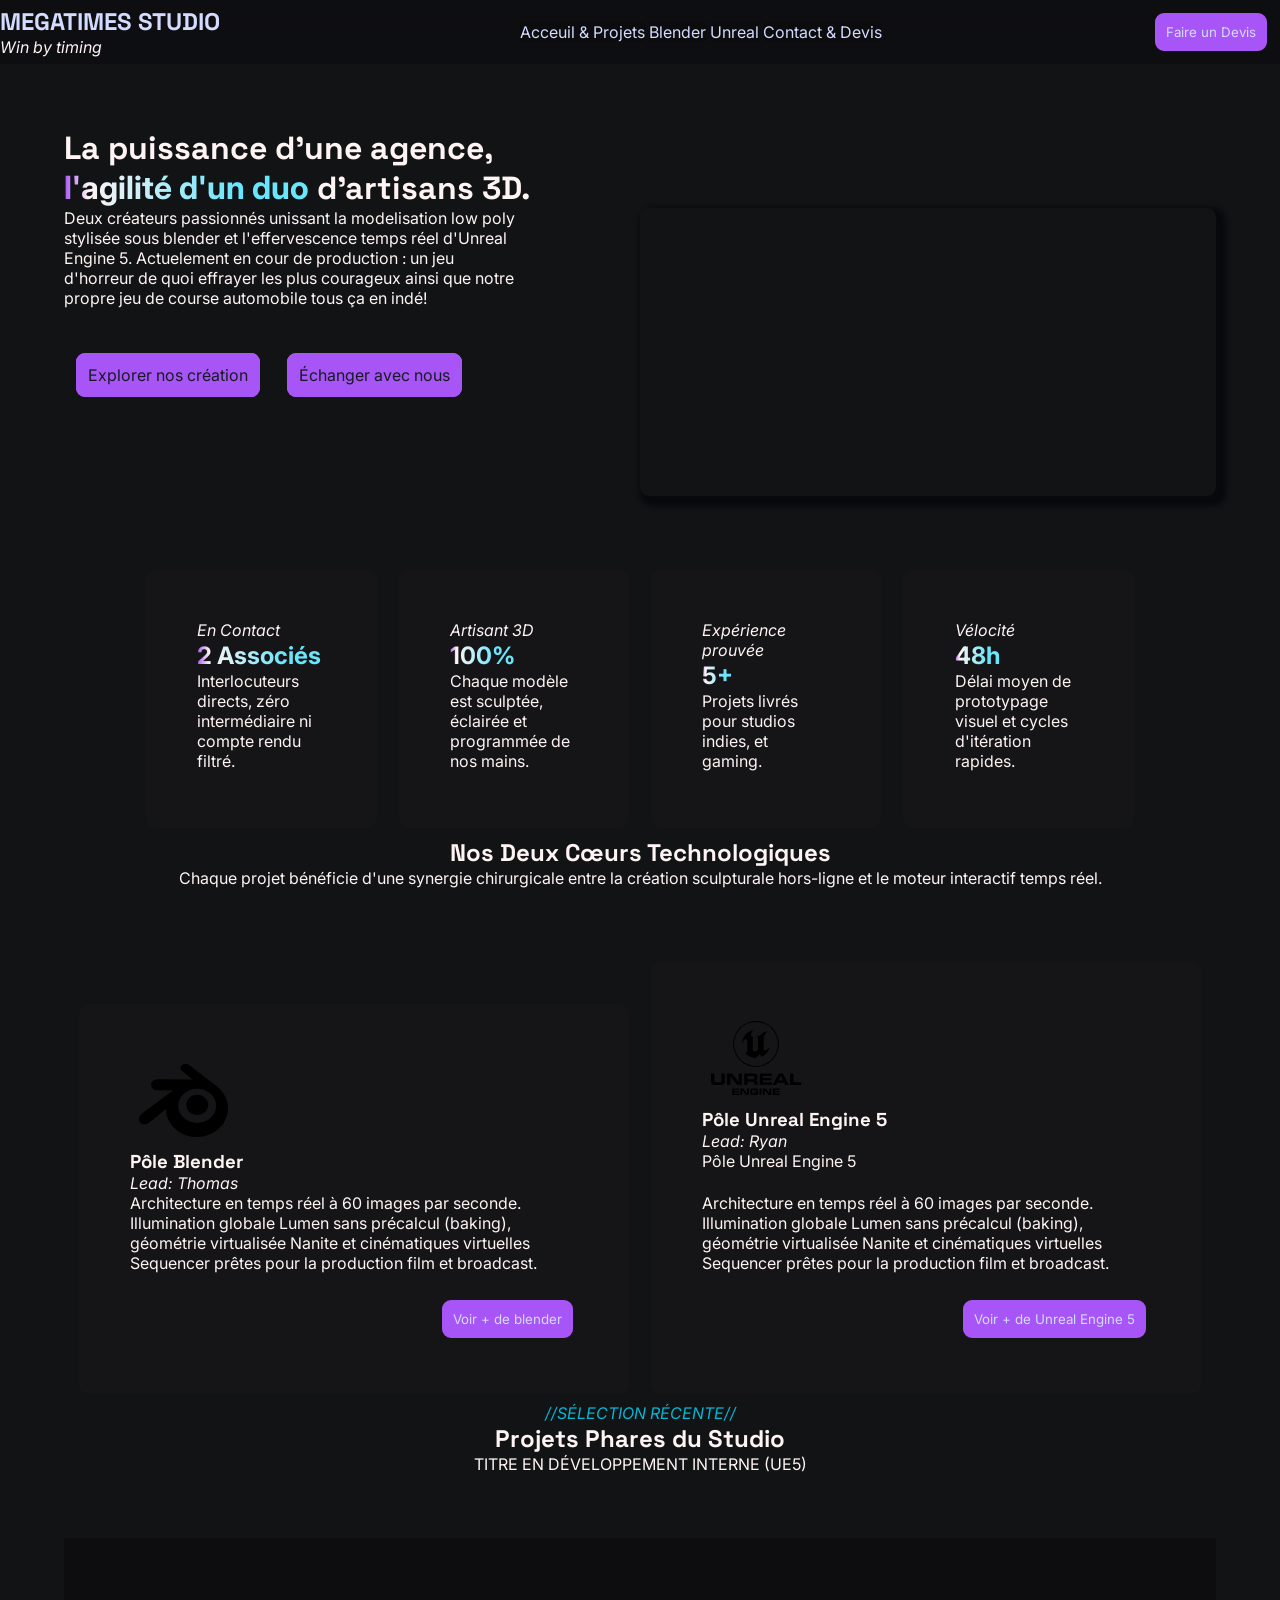
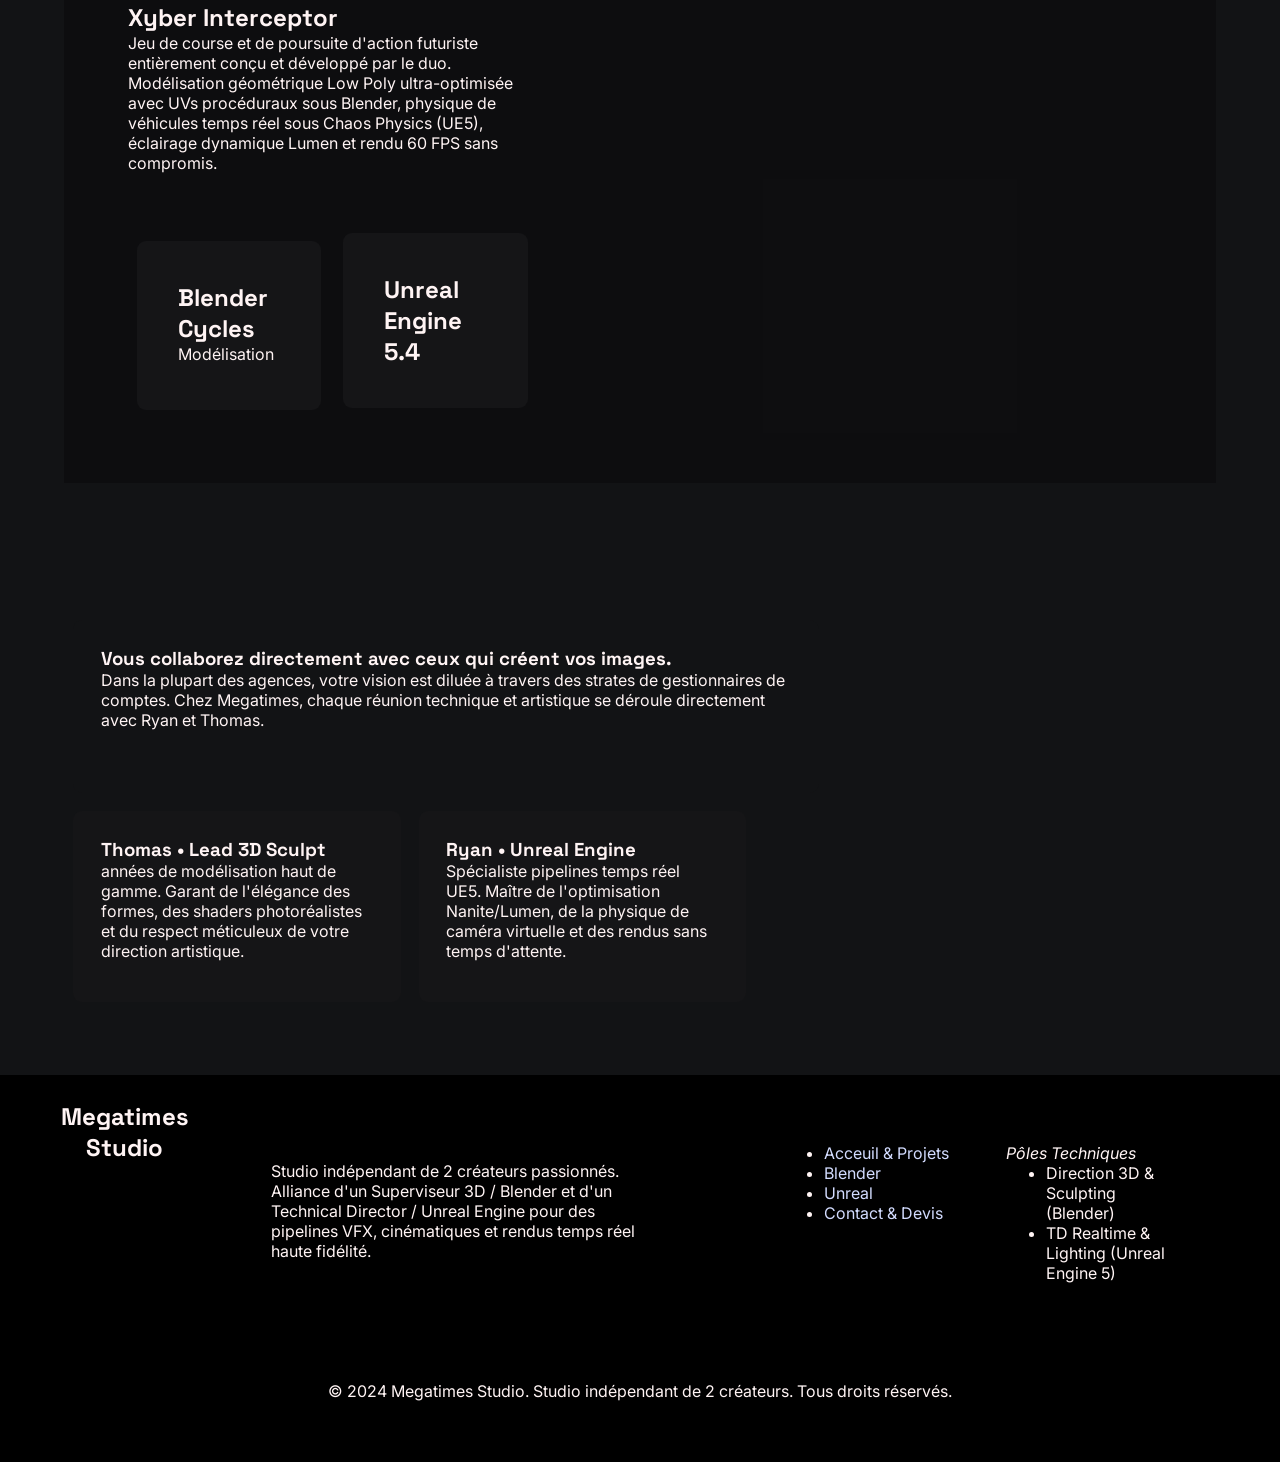
<file: index.html>
<!DOCTYPE html>
<html lang="fr">
<head>
    <meta charset="UTF-8">
    <meta name="viewport" content="width=device-width, initial-scale=1.0">
    <title>Megatimes Studio</title>
    <link rel="stylesheet" href="/asset/style.css">
    <link rel="shortcut icon" href="/asset/img/colored-logo.png" type="image/x-icon">
</head>
<body>
    <header>
        <div class="intro">
            <a href="/index.html"><h2>MEGATIMES STUDIO</h2></a>
            <i>Win by timing</i>
        </div>
        <nav>
            <ul>
                <li><a href="/index.html">Acceuil & Projets</a></li>
                <li><a href="/Blender.html">Blender</a></li>
                <li><a href="/Unreal.html">Unreal</a></li>
                <li><a href="/Contact-Devis.html">Contact & Devis</a></li>
            </ul>
        </nav>
        <button><a href="/Contact-Devis.html">Faire un Devis</a></button>
    </header>
    <main>
        
        
        <h1>La puissance d'une agence, <span>l'agilité d'un duo</span> d'artisans 3D.</h1>
        <video src="/asset/video/ROUNDED 2.mp4" width="50%" autoplay="true" loop >Video de voiture</video>
        <p>Deux créateurs passionnés unissant la modelisation low poly stylisée sous blender et l'effervescence temps réel d'Unreal Engine 5. Actuelement en cour de production : un jeu d'horreur de quoi effrayer les plus courageux ainsi que notre propre jeu de course automobile tous ça en indé! </p>
        
        <div class="splitButton">
            <a href="#Création">Explorer nos création</a>
            <a href="/Contact-Devis.html">Échanger avec nous</a>
        </div>
    </main>

    <section class="sections">
        <article>
        <i>En Contact</i>
        
        <h2><span>2 Associés</span></h2>
        <p>Interlocuteurs directs, zéro intermédiaire ni compte rendu filtré.</p>
        </article>
        <article>
            <i>Artisant 3D</i>
            <h2><span>100%</span></h2>
            <p>Chaque modèle est sculptée, éclairée et programmée de nos mains.</p>
        </article>
        <article>
            <i>Expérience prouvée</i>
            <h2><span>5+</span></h2>
            <p>Projets livrés pour studios indies, et gaming.</p>
        </article>
        <article>
            <i>Vélocité</i>
            <h2><span>48h</span></h2>
            <p>Délai moyen de prototypage visuel et cycles d'itération rapides.</p>
        </article>
    </section> 

    <section class="Part2">
    
    <h2>Nos Deux Cœurs Technologiques</h2>
    <p>Chaque projet bénéficie d'une synergie chirurgicale entre la création sculpturale hors-ligne et le moteur interactif temps réel.</p>
    
    
   
        <article>
            <img src="/asset/img/svg/blender-1.svg" alt="blender logo" width="20%">
            <h3>Pôle Blender</h3>
            <i>Lead: Thomas</i>

            <p>Architecture en temps réel à 60 images par seconde. Illumination globale Lumen sans précalcul (baking), géométrie virtualisée Nanite et cinématiques virtuelles Sequencer prêtes pour la production film et broadcast.</p>

         <button><a href="/Blender.html"> Voir + de blender</a></button>
        </article>
        <article>
            <img src="/asset/img/svg/Unreal_Engine_Logo.svg" alt="Ue5 logo" width="20%">
            <h3>Pôle Unreal Engine 5 </h3>
            
            <i>Lead: Ryan</i>
            <p>Pôle Unreal Engine 5</p>

            <p>Architecture en temps réel à 60 images par seconde. Illumination globale Lumen sans précalcul (baking), géométrie virtualisée Nanite et cinématiques virtuelles Sequencer prêtes pour la production film et broadcast.</p>
            <button><a href="/Unreal.html"> Voir + de Unreal Engine 5 </a></button>
        </article>
        
    </section>

    <section class="Selection">

        <i class="blue">//SÉLECTION RÉCENTE//</i>
        <!-- Ajouter Les pinguins -->
        <h2>Projets Phares du Studio</h2>
        <p>TITRE EN DÉVELOPPEMENT INTERNE (UE5)</p>
        
        <div class="styLine">
            <h2>Xyber Interceptor</h2>
            <video class="sameLine" src="asset/video/RACING_Car3 Police Side.mp4" width="50%" autoplay="true" loop>Video de voiture 2</video>
            
            <aside><p>Jeu de course et de poursuite d'action futuriste entièrement conçu et développé par le duo. Modélisation géométrique Low Poly ultra-optimisée avec UVs procéduraux sous Blender, physique de véhicules temps réel sous Chaos Physics (UE5), éclairage dynamique Lumen et rendu 60 FPS sans compromis.</p></aside>
        
        <article>
            <h2>Blender Cycles</h2>
            <p>Modélisation</p>
        </article>
        <article><h2>Unreal Engine 5.4</h2></article>
        </div>
    </section>
    <section class="sectionAside">
        
        <div class="leftSide">
        <article id="introSection">
            <h3>Vous collaborez directement avec ceux qui créent vos images.</h3>
            <p>Dans la plupart des agences, votre vision est diluée à travers des strates de gestionnaires de comptes. Chez Megatimes, chaque réunion technique et artistique se déroule directement avec Ryan et Thomas.</p>
        </article>
    
        <div class="who">
            <article>
                <h3>Thomas • Lead 3D Sculpt</h3>
                <p> années de modélisation haut de gamme. Garant de l'élégance des formes, des shaders photoréalistes et du respect méticuleux de votre direction artistique.</p>
            </article>

            <article>   
                <h3>Ryan • Unreal Engine</h3>
                <p>Spécialiste pipelines temps réel UE5. Maître de l'optimisation Nanite/Lumen, de la physique de caméra virtuelle et des rendus sans temps d'attente.</p>
            </article>
        </div>
    </div>
    </section>

    <footer>
        <section>
        <h2>Megatimes Studio</h2>
        <p>Studio indépendant de 2 créateurs passionnés. Alliance d'un Superviseur 3D / Blender et d'un Technical Director / Unreal Engine pour des pipelines VFX, cinématiques et rendus temps réel haute fidélité.</p>
        <nav>
            <article>
                <ul>
                    <li><a href="/index.html">Acceuil & Projets</a></li>
                    <li><a href="/Blender.html">Blender</a></li>
                    <li><a href="/Unreal.html">Unreal</a></li>
                    <li><a href="/Contact-Devis.html">Contact & Devis</a></li>
                </ul>
            </article>
            <article>
                <i>Pôles Techniques</i>
                <ul>
                    <li>Direction 3D & Sculpting (Blender)</li>
                    <li>TD Realtime & Lighting (Unreal Engine 5)</li>
                </ul>
            </article>
        </nav>
        </section>
    <p>© 2024 Megatimes Studio. Studio indépendant de 2 créateurs. Tous droits réservés.</p>
    </footer>
   
</body>
</html>
</file>
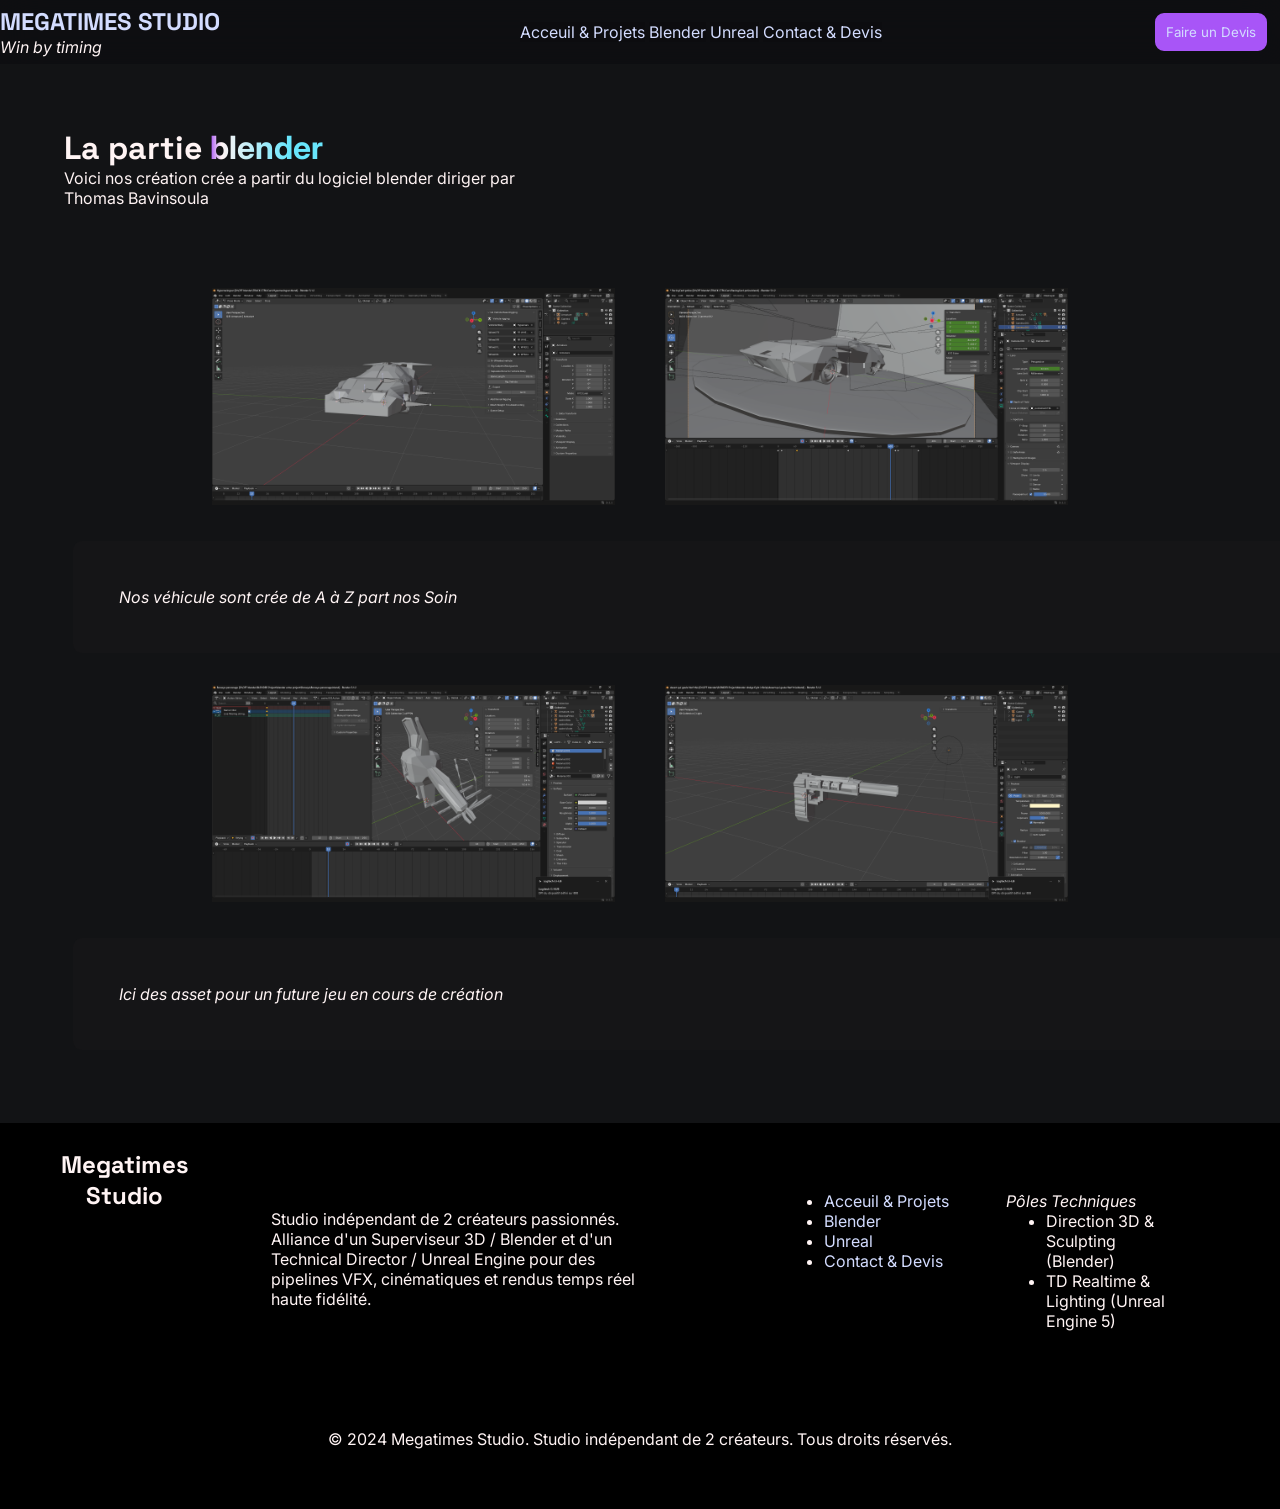
<file: Blender.html>
<!DOCTYPE html>
<html lang="fr">
<head>
    <meta charset="UTF-8">
    <meta name="viewport" content="width=device-width, initial-scale=1.0">
    <title>Blender</title>
    <link rel="stylesheet" href="/asset/style.css">
    <link rel="shortcut icon" href="/asset/img/colored-logo.png" type="image/x-icon">
</head>
<body>
    <header>
        <div class="intro"><a href="/index.html"><h2>MEGATIMES STUDIO</h2></a>
        <i>Win by timing</i></div>
        <nav>
            <ul>
                <li><a href="/index.html">Acceuil & Projets</a></li>
                <li><a href="/Blender.html">Blender</a></li>
                <li><a href="/Unreal.html">Unreal</a></li>
                <li><a href="/Contact-Devis.html">Contact & Devis</a></li>
            </ul>
        </nav>
        <button><a href="/Contact-Devis.html">Faire un Devis</a></button>
    </header>
    <main>
        <h1>La partie <span>blender</span></h1>
        <p>Voici nos création crée a partir du logiciel blender diriger par Thomas Bavinsoula</p>
        
        <section class="imgP">
            <img src="/asset/img/CaptureBlender1.png" alt="Voiture de course" width="35%">
            <img src="/asset/img/CaptureBlender2.png" alt="Voiture de course" width="35%">
            <article>
                <i>Nos véhicule sont crée de A à Z part nos Soin</i>
            </article>
        </section>
        <section class="imgP">
            <img src="/asset/img/CaptureBlender3.png" alt="Voiture de course" width="35%">
            <img src="/asset/img/CaptureBlender4.png" alt="Voiture de course" width="35%">
            <article>
                <i>Ici des asset pour un future jeu en cours de création</i>
            </article>
        </section>
    </main>
<footer>
        <section>
        <h2>Megatimes Studio</h2>
        <p>Studio indépendant de 2 créateurs passionnés. Alliance d'un Superviseur 3D / Blender et d'un Technical Director / Unreal Engine pour des pipelines VFX, cinématiques et rendus temps réel haute fidélité.</p>
        <nav>
            <article>
                <ul>
                    <li><a href="/index.html">Acceuil & Projets</a></li>
                    <li><a href="/Blender.html">Blender</a></li>
                    <li><a href="/Unreal.html">Unreal</a></li>
                    <li><a href="/Contact-Devis.html">Contact & Devis</a></li>
                </ul>
            </article>
            <article>
                <i>Pôles Techniques</i>
                <ul>
                    <li>Direction 3D & Sculpting (Blender)</li>
                    <li>TD Realtime & Lighting (Unreal Engine 5)</li>
                </ul>
            </article>
        </nav>
        </section>
    <p>© 2024 Megatimes Studio. Studio indépendant de 2 créateurs. Tous droits réservés.</p>
    </footer>
</body>
</html>
</file>
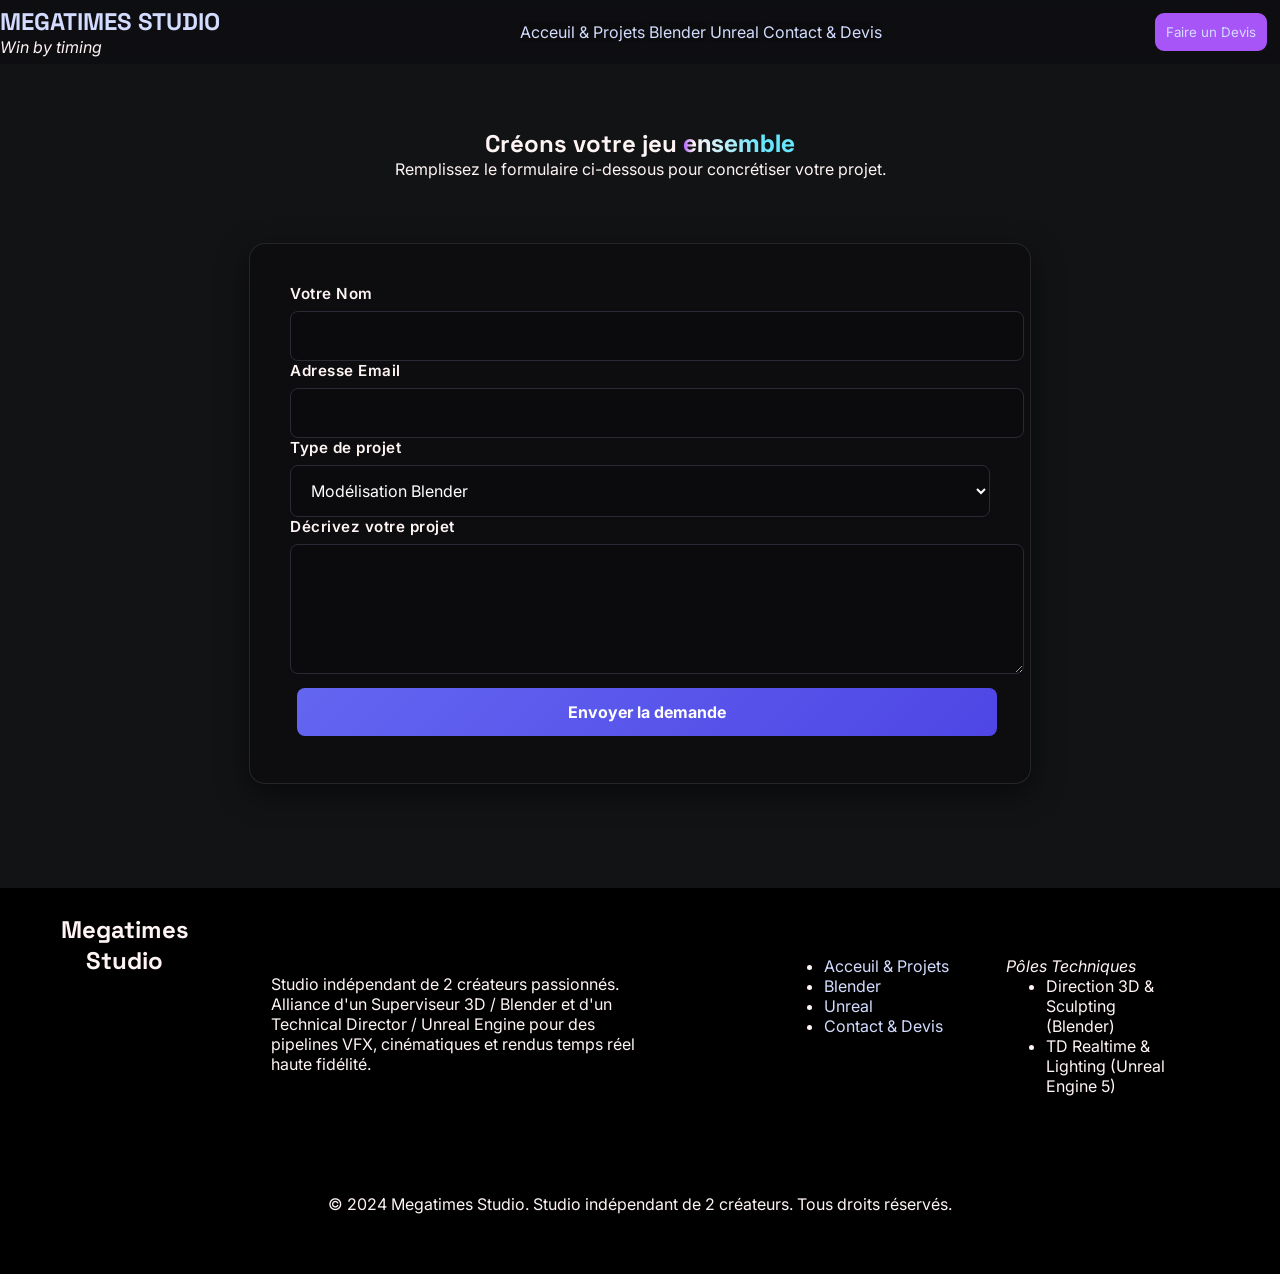
<file: Contact-Devis.html>
<!DOCTYPE html>
<html lang="fr">
<head>
    <meta charset="UTF-8">
    <meta name="viewport" content="width=device-width, initial-scale=1.0">
    <title>Formulaire</title>
    <link rel="stylesheet" href="asset/style.css">
</head>
<body>

   <header>
        <div class="intro"><a href="/index.html"><h2>MEGATIMES STUDIO</h2></a>
        <i>Win by timing</i></div>
        <nav>
            <ul>
                <li><a href="/index.html">Acceuil & Projets</a></li>
                <li><a href="/Blender.html">Blender</a></li>
                <li><a href="/Unreal.html">Unreal</a></li>
                <li><a href="/Contact-Devis.html">Contact & Devis</a></li>
            </ul>
        </nav>
        <button><a href="/Contact-Devis.html">Faire un Devis</a></button>
    </header>

    <main class="container">
        <section class="page-header">
            <h1 class="head">Créons votre jeu <span>ensemble</span></h1>
            <p>Remplissez le formulaire ci-dessous pour concrétiser votre projet.</p>
        </section>

        <form class="client-form">
            <div class="form-group">
                <label for="name">Votre Nom</label>
                <input type="text" id="name" name="name" required>
            </div>

            <div class="form-group">
                <label for="email">Adresse Email</label>
                <input type="email" id="email" name="email" required>
            </div>

            <div class="form-group">
                <label for="project-type">Type de projet</label>
                <select id="project-type" name="project-type">
                    <option value="blender">Modélisation Blender</option>
                    <option value="jeu-3d">Jeu 3D (Unreal Engine / Autre)</option>
                    <option value="Music">Musique</option>
                    <option value="autre">Autre service</option>
                </select>
            </div>

            <div class="form-group">
                <label for="message">Décrivez votre projet</label>
                <textarea id="message" name="message" rows="5" required></textarea>
            </div>

            <button type="submit" class="submit-btn">Envoyer la demande</button>
        </form>
    </main>
    <footer>
        <section>
        <h2>Megatimes Studio</h2>
        <p>Studio indépendant de 2 créateurs passionnés. Alliance d'un Superviseur 3D / Blender et d'un Technical Director / Unreal Engine pour des pipelines VFX, cinématiques et rendus temps réel haute fidélité.</p>
        <nav>
            <article>
                <ul>
                    <li><a href="/index.html">Acceuil & Projets</a></li>
                    <li><a href="/Blender.html">Blender</a></li>
                    <li><a href="/Unreal.html">Unreal</a></li>
                    <li><a href="/Contact-Devis.html">Contact & Devis</a></li>
                </ul>
            </article>
            <article>
                <i>Pôles Techniques</i>
                <ul>
                    <li>Direction 3D & Sculpting (Blender)</li>
                    <li>TD Realtime & Lighting (Unreal Engine 5)</li>
                </ul>
            </article>
        </nav>
        </section>
    <p>© 2024 Megatimes Studio. Studio indépendant de 2 créateurs. Tous droits réservés.</p>
    </footer>

</body>
</html>
</file>
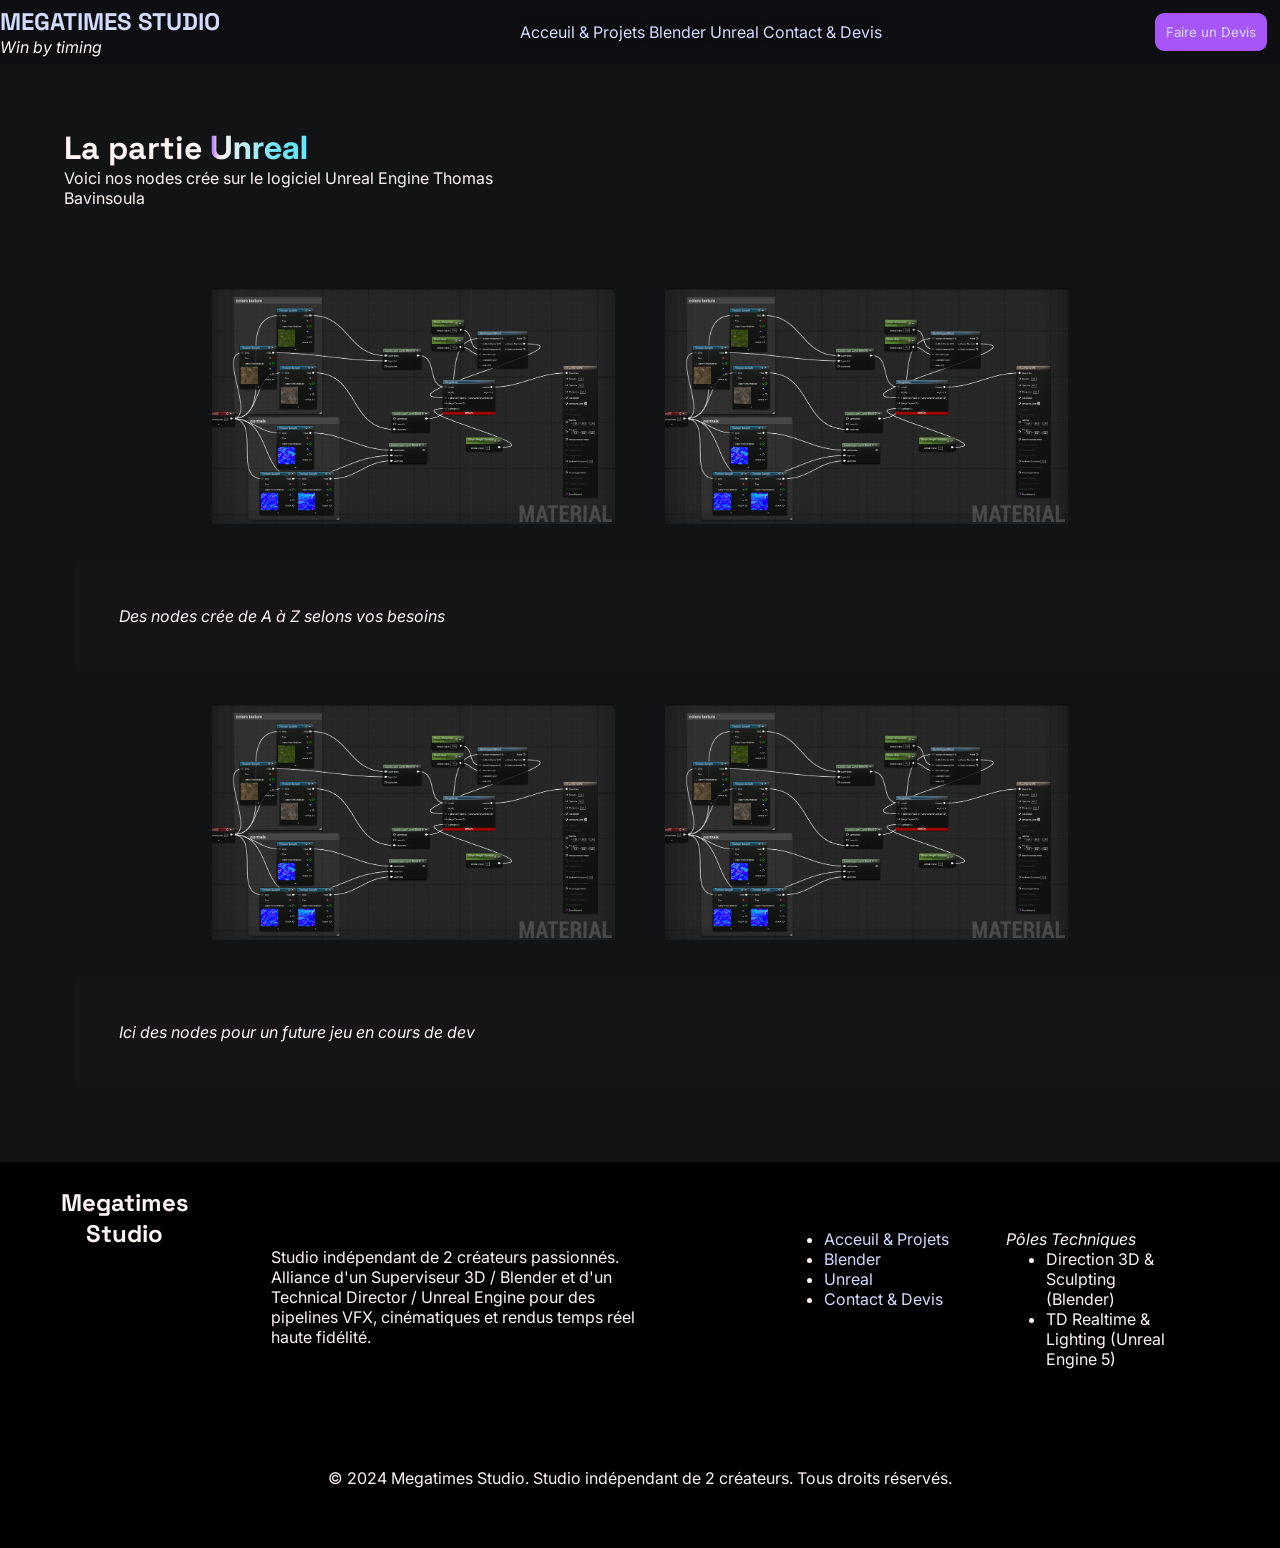
<file: Unreal.html>
<!DOCTYPE html>
<html lang="en">
<head>
    <meta charset="UTF-8">
    <meta name="viewport" content="width=device-width, initial-scale=1.0">
    <title>Unreal Ungine</title>
    <link rel="stylesheet" href="asset/style.css">
    <link rel="shortcut icon" href="/asset/img/colored-logo.png" type="image/x-icon">
</head>
<body>
    <header>
        <div class="intro"><a href="/index.html"><h2>MEGATIMES STUDIO</h2></a>
        <i>Win by timing</i></div>
        <nav>
            <ul>
                <li><a href="/index.html">Acceuil & Projets</a></li>
                <li><a href="/Blender.html">Blender</a></li>
                <li><a href="/Unreal.html">Unreal</a></li>
                <li><a href="/Contact-Devis.html">Contact & Devis</a></li>
            </ul>
        </nav>
        <button><a href="/Contact-Devis.html">Faire un Devis</a></button>
    </header>
    <main>
        <h1>La partie <span>Unreal</span></h1>
        <p>Voici nos nodes crée sur le logiciel Unreal Engine Thomas Bavinsoula</p>
        
        <section>
            <img src="asset/img/Capture d_écran 2026-10-31 154237.png" alt="node" width="35%">
            <img src="asset/img/Capture d_écran 2026-10-31 154237.png" alt="node" width="35%">
            <article>
                <i>Des nodes crée de A à Z selons vos besoins</i>
            </article>
        </section>
        <section>
            <img src="asset/img/Capture d_écran 2026-10-31 154237.png" alt="node" width="35%">
            <img src="asset/img/Capture d_écran 2026-10-31 154237.png" alt="node" width="35%">
            <article>
                <i>Ici des nodes pour un future jeu en cours de dev</i>
            </article>
        </section>
    </main>
<footer>
        <section>
        <h2>Megatimes Studio</h2>
        <p>Studio indépendant de 2 créateurs passionnés. Alliance d'un Superviseur 3D / Blender et d'un Technical Director / Unreal Engine pour des pipelines VFX, cinématiques et rendus temps réel haute fidélité.</p>
        <nav>
            <article>
                <ul>
                    <li><a href="/index.html">Acceuil & Projets</a></li>
                    <li><a href="/Blender.html">Blender</a></li>
                    <li><a href="/Unreal.html">Unreal</a></li>
                    <li><a href="/Contact-Devis.html">Contact & Devis</a></li>
                </ul>
            </article>
            <article>
                <i>Pôles Techniques</i>
                <ul>
                    <li>Direction 3D & Sculpting (Blender)</li>
                    <li>TD Realtime & Lighting (Unreal Engine 5)</li>
                </ul>
            </article>
        </nav>
        </section>
    <p>© 2024 Megatimes Studio. Studio indépendant de 2 créateurs. Tous droits réservés.</p>
    </footer>
</body>

</html>
</file>
<file: asset/style.css>
@import url('https://fonts.googleapis.com/css2?family=Inter:ital,opsz,wght@0,14..32,100..900;1,14..32,100..900&family=Space+Grotesk:wght@300..700&display=swap');

:root{
    --MainColor:#121315;
    --MainLittleColor:#151517;
    --secColor:rgb(0,0,0);
    --backgroundC:#181a23;  
    --backgroundC2:rgb(6, 182, 212);
    --backgroundC3:#a855f7;
    --cardColor:#0d0d0fd5;
    --ButtonColor:#49117d;
    --TxtColor: rgb(255, 244, 244);
    --TxtColor2: #d3dcff;
    --HoverColor:#ffffffff;
    --HoverBGColor:#0e0e0e;
    --HoverBGColor2:#1f1f22;
    --BoxShadow:#08090c;
}


.sections article:hover{background-color: var(--HoverBGColor2);}

*{font-family: "Inter", sans-serif;
margin: 0%;}

h1,h2,h3{font-family: "Space Grotesk", sans-serif;
margin: 0%;}


body{background-color:var(--backgroundC) ;
    color:var(--TxtColor) ;

}

header{
    
    background-color:var(--cardColor) ;

    padding: 1%;
    
    color: var(--backColor);
    display: flex;
    justify-content: space-between;
    align-items: center;
    padding: 0%;
    position: sticky;
    top: 0;
        backdrop-filter: blur(20px)
}
header nav ul li{
    display:inline-flex;
    justify-content:space-between;
    background-color:var(--cardColor);
     
    
}

a:hover, li:hover, button:hover{color:var(--HoverColor) ;
background-color: var(--HoverBGColor);
border-color: var(--HoverBGColor);
border-radius: 1vh;
}


span {
    background-image: linear-gradient(90deg,rgba(168, 85, 247, 1)  0%,rgb(255, 244, 244) 10%, rgb(104, 230, 252) 70%);
    -webkit-background-clip: text;
    background-clip: text;
    -webkit-text-fill-color: transparent;
    color: transparent;
    display: inline-block;
}

a, button{text-decoration: solid;
    color: var(--TxtColor2);}
main a, button{
    text-decoration: solid;
    color: var(--backgroundC);
    background-color: var(--backgroundC3);
    border-style: solid;
    border-color:var(--backgroundC3) ;
    border-radius:1vh;
    padding: 1vh;
    margin:1%;

}
p{margin-bottom:5%}
main section{  display: inline-block;
  justify-content: space-between;}
article{background-color: var(--MainLittleColor);
    padding: 1%;
    display:inline-block;
}

footer article nav{float: right;}

footer ,footer nav , footer section article{
    padding-left: 3%;
    padding-right: 3%;
    padding-top: 2%;
    margin-bottom: 0%;
    justify-content: space-between;
    background-color: var(--secColor);
    bottom: 0%;
}

main {
  background-color: var(--MainColor);
  overflow: hidden;
  margin-bottom: 0;}
main section, section {
  margin-top: 0;
  background-color: var(--MainColor);
}

main video{float:right ;
    box-shadow: 5px 5px 5px 5px var(--BoxShadow);
    border-radius: 1vh;

}
video .sameLine{border-radius: 1vh;}
video{border-radius: 1vh;}
main{
background-color:var(--MainColor);
padding: 10%;
padding-top: 1%;}

section {
    
    background-color: var(--MainColor);
    display: inline-block;
}   

.sections{text-align: center;}
.sections article{height: 1;}
section article{width: 10%;

border-radius: 1vh;
padding: 4%;
justify-content: center ;
text-align: left;
margin: 1vh;
}


footer{bottom : 0%;
margin-bottom: -1%;
}

#Scenter{text-align: center;}
section{text-align: center;}
footer p{text-align: left;}

.Part2 article{width: 35%;
    height: 100%;
}

.selection video{
    display:inline-block;
    border-radius: 30%;
}

img{color: var(--TxtColor);}

.sameLine{float:right;
    border-radius: 1vh;
    padding: 5% ;
}

.styLine{background-color: var(--cardColor);
padding: 5%;
margin:5%;
text-align: left;}



.blue{color: var(--backgroundC2);}

.Part2 article button{float: right;}

footer section{background-color: var(--secColor);
}

footer section article{width:100%;
}
footer section nav{display:flex;
}

footer section{display:flex;
    justify-content: center;
}

footer section p{width: 40%;
text-align: left;}

footer p{text-align: center;
margin-bottom: 0%;
padding: 5%;
}
.sectionAside{text-align: left;padding: 5%;}

#introSection{background-color: var(--MainColor);
width: 100%;
text-align: left;
}

.who{width: 50%;}
.who article{display: inline-block ;
    width:100%}
img{padding: 1%;
    margin: 1%;}
.leftSide{width: 60% ;display: inline-block}

.rightSide{float: right;
display: inline-block;
margin-bottom: 30%;
border-radius: 1vh;
width: 40%;
background-color: var(--cardColor);
text-align: center;


}
.rightSide article{width: 100%;

}
.rightSide article h3{margin: auto;}
.sectionAside{display: flex;}

main p {width: 40%;}

main section article{width: 100%;

}
main section article p{display: inline-block;}
form {
    background-color: var(--cardColor, #141418);
    border: 1px solid rgba(255, 255, 255, 0.1);
    border-radius: 16px;
    padding: 40px;
    max-width: 700px;
    margin: 40px auto;
    box-shadow: 0 10px 30px rgba(0, 0, 0, 0.5);
}

form .styLine {
    background-color: transparent !important;
    padding: 0 !important;
    margin: 0 0 20px 0 !important;
    text-align: left;
}

form label {
    display: block;
    margin-bottom: 8px;
    font-weight: 600;
    color: var(--TxtColor, #ffffff);
    font-size: 0.95rem;
    letter-spacing: 0.5px;
}

form input[type="text"],
form input[type="email"],
form select,
form textarea {
    width: 100%;
    padding: 14px 16px;
    background-color: #0b0b0e;
    border: 1px solid #2a2a35;
    border-radius: 8px;
    color: #ffffff;
    font-size: 1rem;
    font-family: inherit;
    transition: all 0.3s ease;
}

form input[type="text"]:focus,
form input[type="email"]:focus,
form select:focus,
form textarea:focus {
    outline: none;
    border-color: #6366f1;
    box-shadow: 0 0 0 3px rgba(99, 102, 241, 0.2);
}

form button[type="submit"] {
    display: block;
    width: 100%;
    padding: 14px;
    background: linear-gradient(135deg, #6366f1, #4f46e5);
    color: white;
    border: none;
    border-radius: 8px;
    font-size: 1rem;
    font-weight: bold;
    cursor: pointer;
    transition: transform 0.2s ease, opacity 0.2s ease;
    margin-top: 10px;
}

form button[type="submit"]:hover {
    opacity: 0.9;
    transform: translateY(-2px);
}
.container{
    text-align: center;
}
.navbar{
text-align: left;
}

form label{
    text-align: left;
}
.page-header p{
    text-align: center;
    width: 100%;
}

.who{display: flex;width: 100%;}
@media screen and (max-width: 767px) {
    main{padding:5%}
footer section {
    display: inline-block;
}
footer {
    display: inline-block;
}
footer section nav {
    display: inline-block;
}
footer p{width: 100%;}
section article{width: 35%;}
h2{margin: 5%;}
.rightSide{float:left;
    display: inline-block;
    width:100%;
    margin:auto;
    padding: auto;
}
.leftSide{float:left;
    display: inline-block;
    width:100%
}
main{display: block;
  justify-content: space-between;

}

  main p {width: 90%;}
  main h1 {width: 100%;}
  main video{width: 100%;}

  .sameLine video{height: 100%;}

  video{width: 100%;
}
main p {padding:  1%;float: left;}
main h1 {padding:  1%; float:left ;}

footer section p {width: 100%;}

.sectionAside{display: inline-block; width: 90%;}
.sectionAside p,.sectionAside h2{display:block; width: 100%;}
.sectionAside article{width: 100%;}
main a,main button{display: block; text-align: center;}

video{float:none}
.who article{display: block;}

p {
text-align: left;
}

.Part2 article{width: 90%;text-align: center;}
.Part2{text-align: center}
.rightSide article{display: block;}

b{display: block; width: 100%;
text-align: center;}
aside{display: block;}

.leftSide, .introSection, .who{width: 90%; text-align: center; padding-left:1% ;}
.imgP img{display: block; 
    width: 100%;}

nav{width: 90%;}
footer p {margin: 0%;}

main p, main h1, .leftSide ,.rightSide{float: none;}

*, *::before, *::after {
  box-sizing: border-box;
}



p{text-align: center;}

article p{text-align: left;}
.sectionAside{text-align: center;width: 100%;}

main video {margin-bottom: 10%;}

.who{display: block;width: 100%;}
}


main p{ text-align: left;} 
main{padding: 5%;}
h1{width: 50%;}

.head{width: 100%;}
</file>
